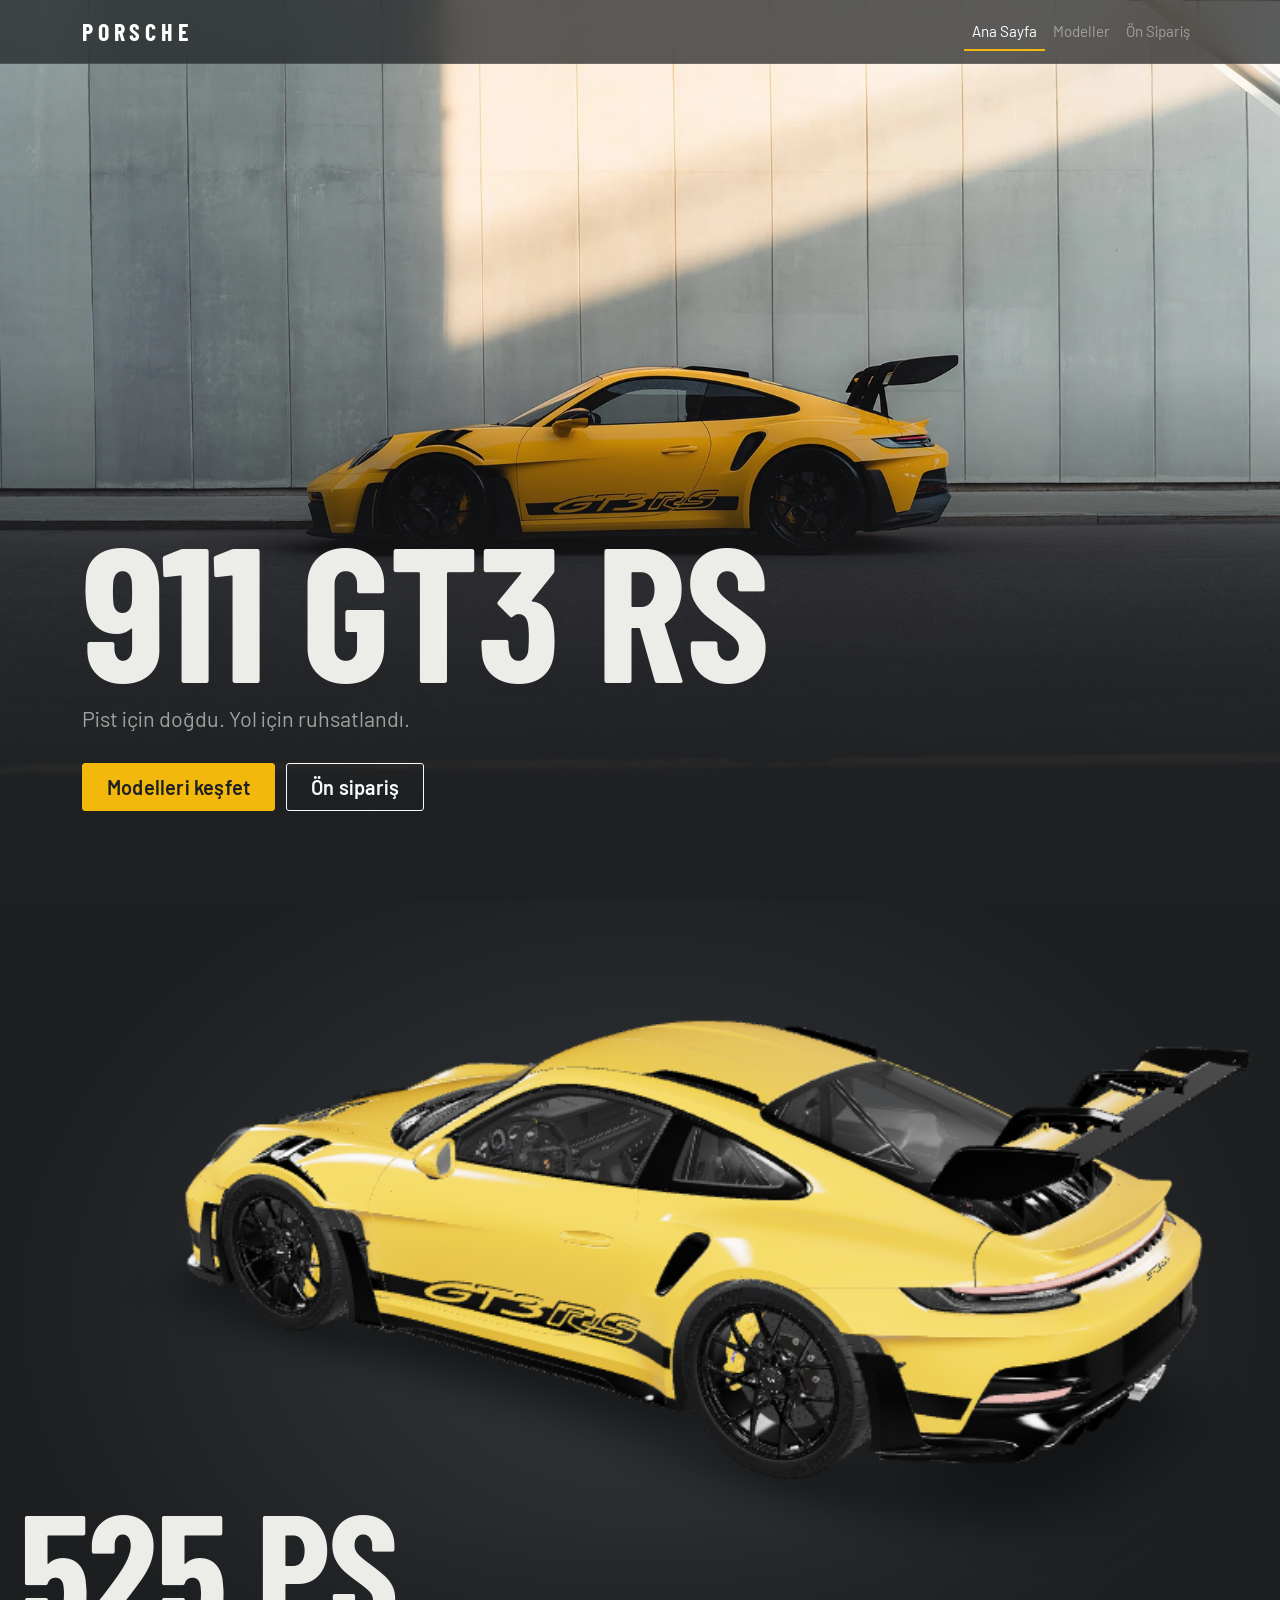
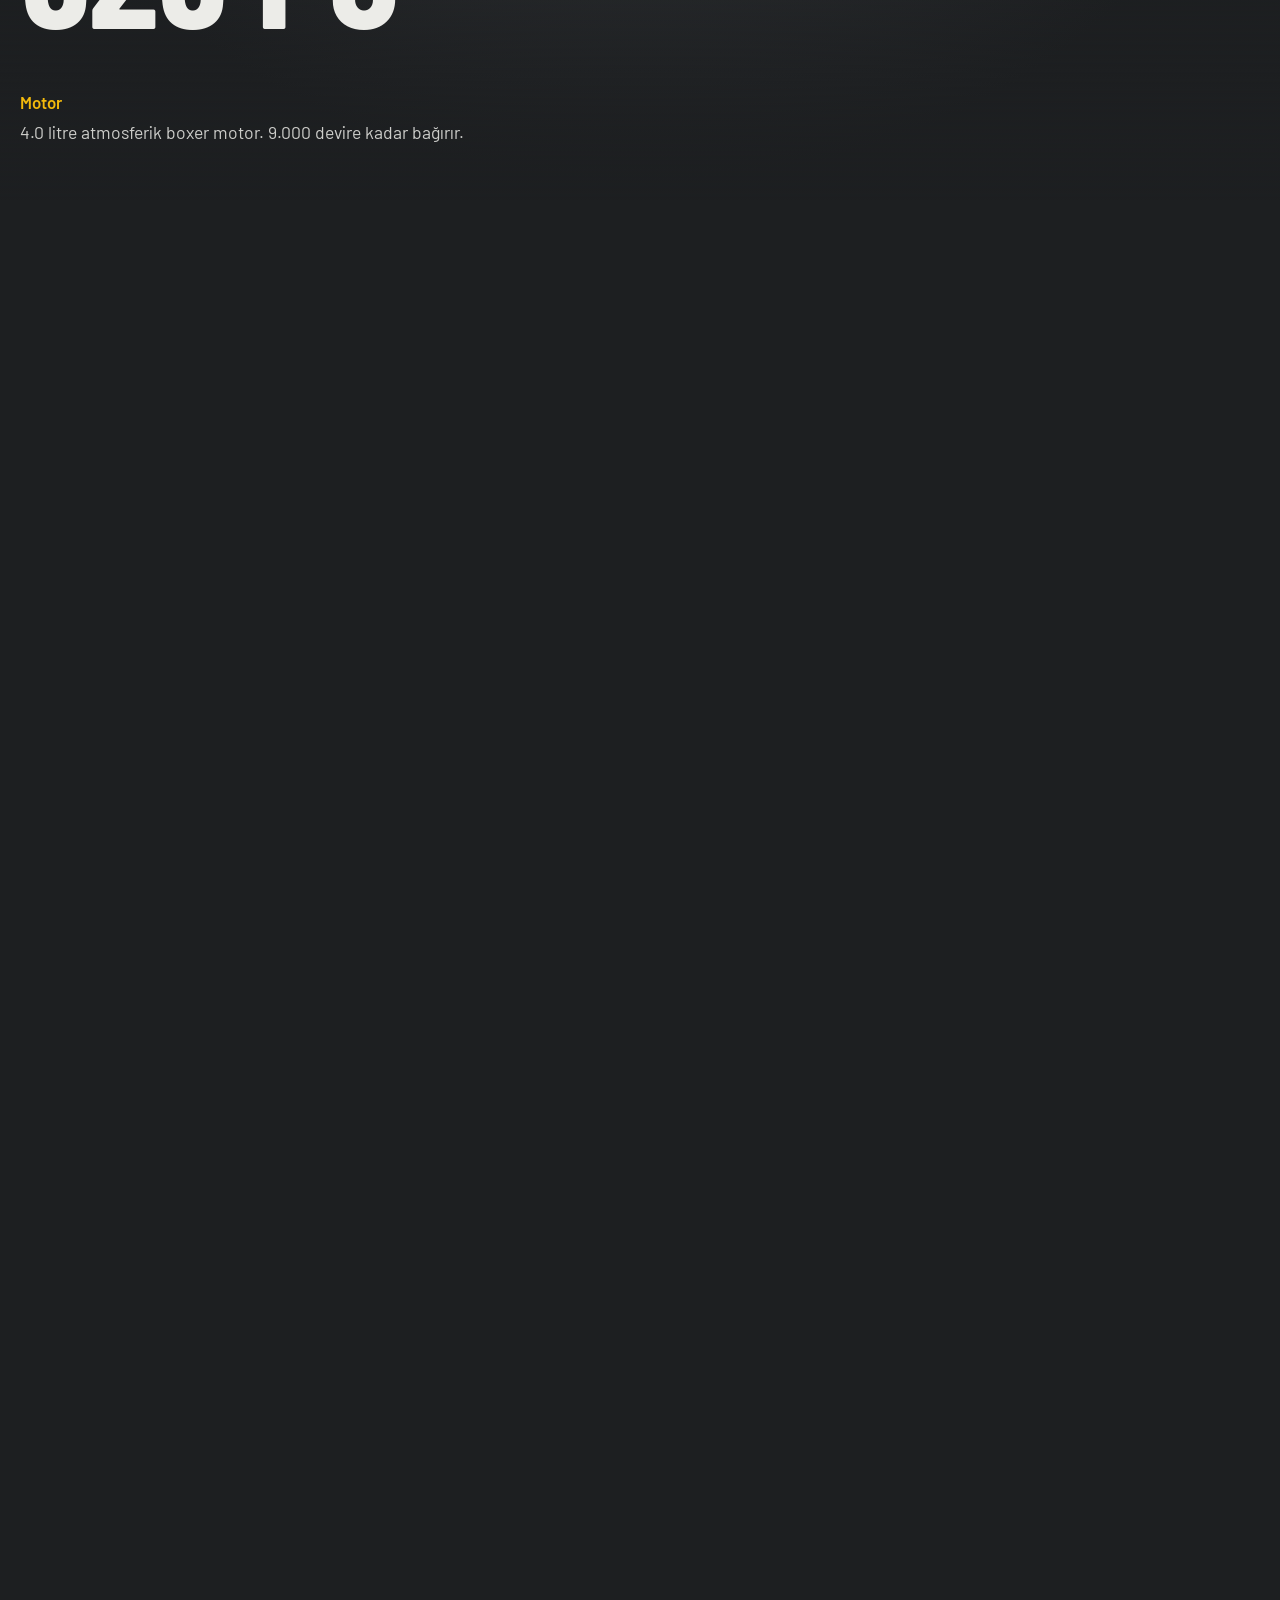
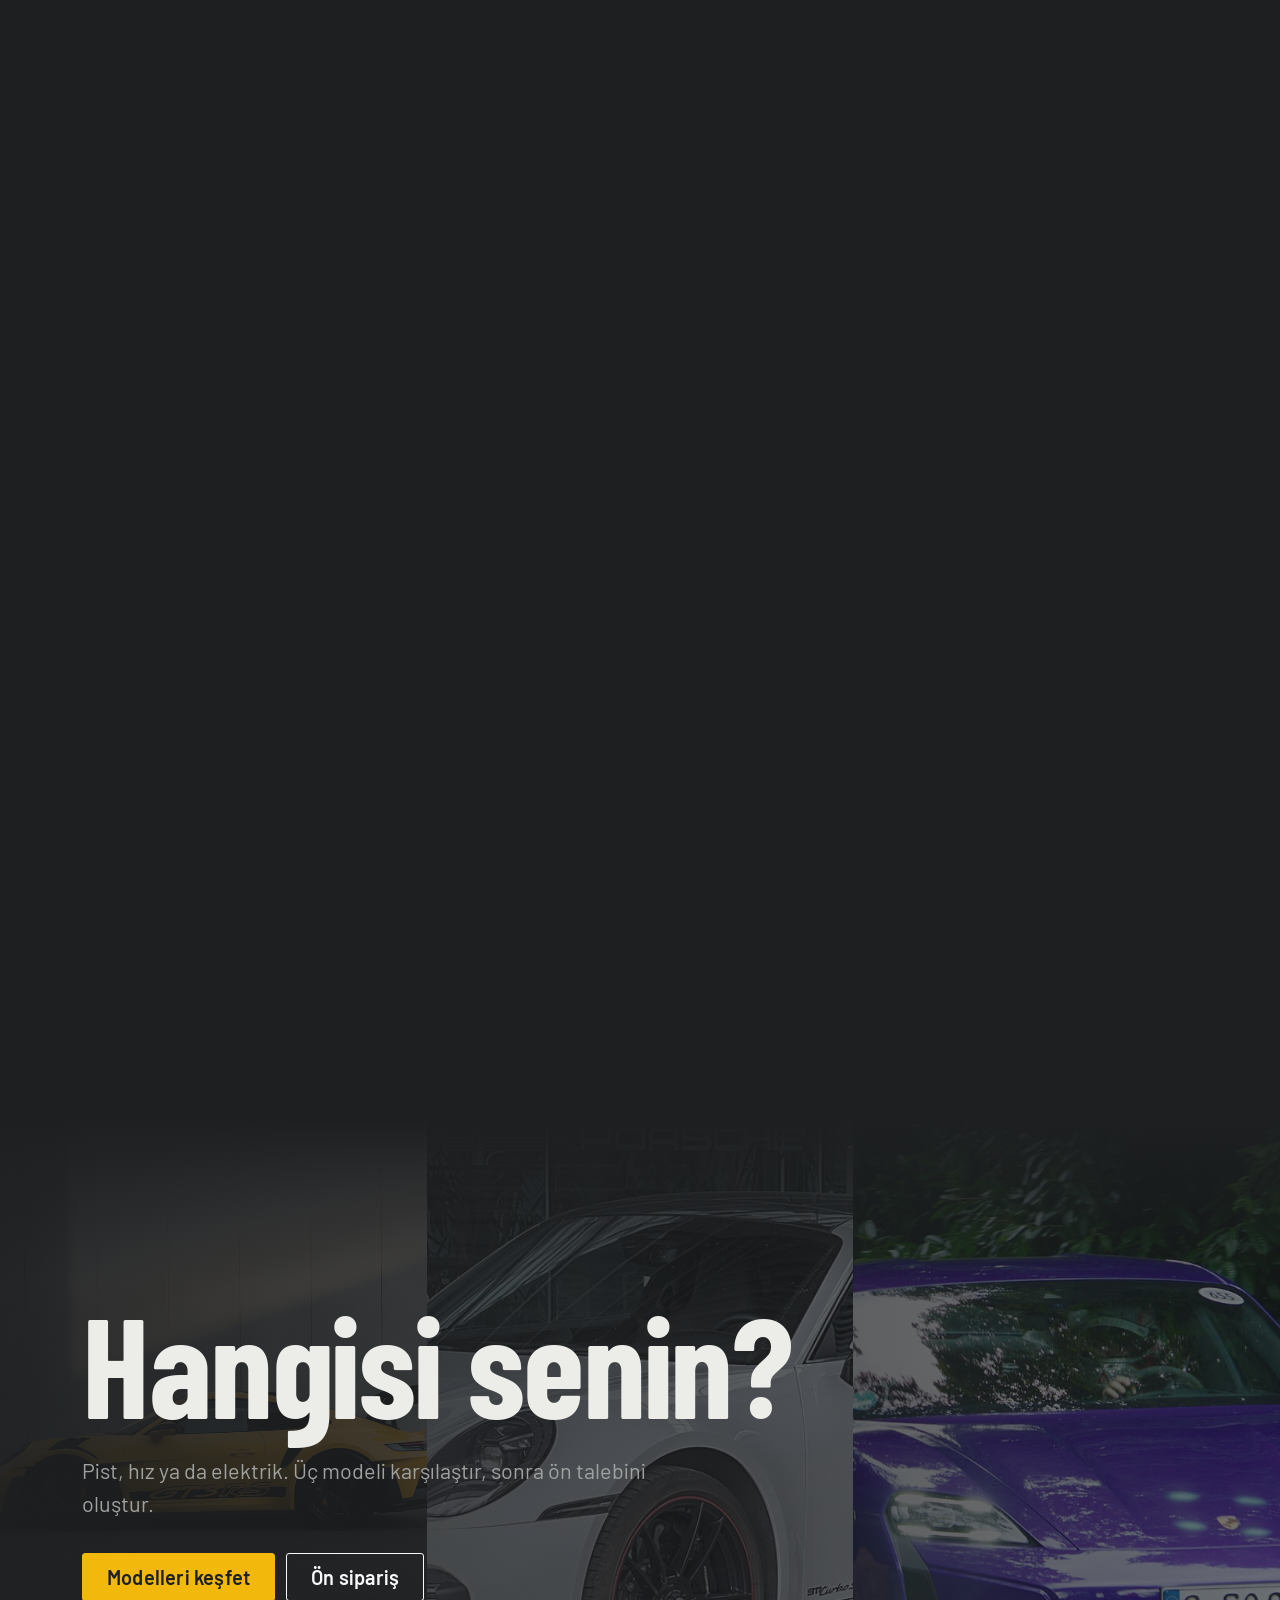
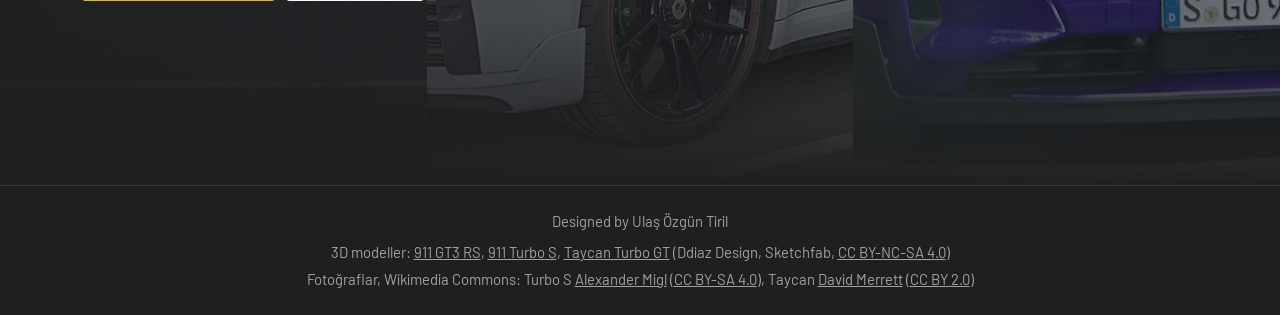
<file: index.html>
<!DOCTYPE html>
<html lang="tr">
<head>
  <meta charset="UTF-8">
  <meta name="viewport" content="width=device-width, initial-scale=1">
  <title>Porsche Süper Spor | Ana Sayfa</title>
  <meta name="description" content="Porsche 911 GT3 RS, 911 Turbo S ve Taycan Turbo GT: hayran projesi.">

  <meta name="theme-color" content="#1d1f21">
  <link rel="icon" href="images/favicon.svg" type="image/svg+xml">

  <link href="https://cdn.jsdelivr.net/npm/bootstrap@5.3.3/dist/css/bootstrap.min.css" rel="stylesheet">
  <link href="https://fonts.googleapis.com/css2?family=Barlow:wght@400;500;600&family=Barlow+Condensed:wght@600;700&display=swap" rel="stylesheet">
  <!-- 3D model sayfa açılır açılmaz inmeye başlasın -->
  <link rel="preload" href="models/gt3rs.glb" as="fetch" type="model/gltf-binary" crossorigin>
  <link href="css/style.css" rel="stylesheet">
</head>
<body>
  <a class="skip-link" href="#icerik">İçeriğe geç</a>

  <nav class="navbar navbar-expand-lg navbar-dark fixed-top site-nav">
    <div class="container">
      <a class="navbar-brand fw-bold" href="index.html">PORSCHE</a>

      <button class="navbar-toggler" type="button" data-bs-toggle="collapse"
              data-bs-target="#mainNav" aria-controls="mainNav"
              aria-expanded="false" aria-label="Menüyü aç">
        <span class="navbar-toggler-icon"></span>
      </button>

      <div class="collapse navbar-collapse" id="mainNav">
        <ul class="navbar-nav ms-auto">
          <li class="nav-item"><a class="nav-link active" href="index.html">Ana Sayfa</a></li>
          <li class="nav-item"><a class="nav-link" href="models.html">Modeller</a></li>
          <li class="nav-item"><a class="nav-link" href="preorder.html">Ön Sipariş</a></li>
        </ul>
      </div>
    </div>
  </nav>

  <main id="icerik">
  <header class="hero d-flex align-items-end">
    <div class="container">
      <h1 class="hero-title">911 GT3 RS</h1>
      <p class="hero-sub">Pist için doğdu. Yol için ruhsatlandı.</p>
      <a href="models.html" class="btn btn-accent btn-lg rounded-pill px-4 me-2 mb-2">Modelleri keşfet</a>
      <a href="preorder.html" class="btn btn-outline-light btn-lg rounded-pill px-4 mb-2">Ön sipariş</a>
    </div>
  </header>

  <!-- Kaydırdıkça araba dönüyor, bilgi kartları sırayla çıkıyor -->
  <section class="showcase" id="showcase" aria-label="911 GT3 RS 3D tanıtım">
    <div class="showcase-sticky">
      <model-viewer class="showcase-viewer" id="car-viewer" src="models/gt3rs.glb"
                    alt="Porsche 911 GT3 RS 3D model"
                    environment-image="neutral" exposure="1.15"
                    shadow-intensity="1.2" shadow-softness="0.9"
                    field-of-view="30deg" camera-orbit="3.14rad 1.2rad 80m"
                    min-camera-orbit="auto 3deg 2m" max-camera-orbit="auto 177deg 400m"
                    min-field-of-view="10deg" max-field-of-view="45deg"
                    interaction-prompt="none" disable-zoom disable-pan
                    loading="eager" reveal="auto"></model-viewer>
      <div class="showcase-poster" aria-hidden="true"></div>
      <div class="showcase-loader" id="car-loader">
        <p class="loader-text" id="car-loader-text">3D model yükleniyor...</p>
        <span class="loader-bar"><span id="car-loader-bar"></span></span>
        <p class="loader-hint">İlk açılışta birkaç saniye sürebilir.</p>
      </div>
      <p class="showcase-note" id="car-note" hidden>Tarayıcın 3D göstermiyor, bu yüzden fotoğraf gösteriliyor.</p>
      <button type="button" class="showcase-retry" id="car-retry" hidden>3D modeli yeniden dene</button>

      <article class="panel" data-start="0.02" data-end="0.32">
        <h2 class="panel-title">525 PS</h2>
        <div class="panel-meta">
          <p class="panel-kicker">Motor</p>
          <p class="panel-text">4.0 litre atmosferik boxer motor. 9.000 devire kadar bağırır.</p>
        </div>
      </article>

      <article class="panel" data-start="0.36" data-end="0.66">
        <h2 class="panel-title">860 kg</h2>
        <div class="panel-meta">
          <p class="panel-kicker">Aerodinamik</p>
          <p class="panel-text">285 km/s hızda yarattığı yere basma kuvveti. Kanat da aktif çalışır.</p>
        </div>
      </article>

      <article class="panel" data-start="0.70" data-end="0.99">
        <h2 class="panel-title">3,2 sn</h2>
        <div class="panel-meta">
          <p class="panel-kicker">Performans</p>
          <p class="panel-text">0'dan 100 km/s'ye. Azami hız 296 km/s.</p>
        </div>
      </article>
    </div>
  </section>

  <section class="closing">
    <div class="closing-bg" aria-hidden="true">
      <img src="images/hero.webp" alt="" loading="lazy">
      <img src="images/turbo-s.jpg" alt="" loading="lazy">
      <img src="images/taycan.jpg" alt="" loading="lazy">
    </div>
    <div class="container">
      <h2 class="closing-title">Hangisi senin?</h2>
      <p class="hero-sub">Pist, hız ya da elektrik. Üç modeli karşılaştır, sonra ön talebini oluştur.</p>
      <a href="models.html" class="btn btn-accent btn-lg rounded-pill px-4 me-2 mb-2">Modelleri keşfet</a>
      <a href="preorder.html" class="btn btn-outline-light btn-lg rounded-pill px-4 mb-2">Ön sipariş</a>
    </div>
  </section>
  </main>

  <footer class="py-4 text-center small text-secondary">
    <div class="container">
      <p class="mb-2">Designed by Ulaş Özgün Tiril</p>
      <p class="mb-1">
        3D modeller:
        <a href="https://sketchfab.com/3d-models/2023-porsche-911-gt3-rs-27-carrera-tribute-992-f17a982d5d8a4d97baef4b00b51a4e9a" target="_blank" rel="noopener">911 GT3 RS</a>,
        <a href="https://sketchfab.com/3d-models/2021-porsche-911-turbo-s-992-b6756fc06654405a839bf14e931e4c83" target="_blank" rel="noopener">911 Turbo S</a>,
        <a href="https://sketchfab.com/3d-models/2025-porsche-taycan-turbo-gt-weissach-package-4e1abafe7cf5413587a421377624ba08" target="_blank" rel="noopener">Taycan Turbo GT</a>
        (Ddiaz Design, Sketchfab,
        <a href="https://creativecommons.org/licenses/by-nc-sa/4.0/" target="_blank" rel="noopener">CC BY-NC-SA 4.0</a>)
      </p>
      <p class="mb-0">
        Fotoğraflar, Wikimedia Commons: Turbo S
        <a href="https://commons.wikimedia.org/wiki/File:Porsche_992_Turbo_S_1X7A0411.jpg" target="_blank" rel="noopener">Alexander Migl</a>
        (<a href="https://creativecommons.org/licenses/by-sa/4.0/" target="_blank" rel="noopener">CC BY-SA 4.0</a>), Taycan
        <a href="https://commons.wikimedia.org/wiki/File:Porsche_Taycan_Turbo_GT_(53877763941).jpg" target="_blank" rel="noopener">David Merrett</a>
        (<a href="https://creativecommons.org/licenses/by/2.0/" target="_blank" rel="noopener">CC BY 2.0</a>)
      </p>
    </div>
  </footer>

  <script src="https://cdn.jsdelivr.net/npm/bootstrap@5.3.3/dist/js/bootstrap.bundle.min.js"></script>
  <script type="module" src="js/vendor/model-viewer.min.js"></script>
  <script src="js/showcase.js"></script>
</body>
</html>
</file>
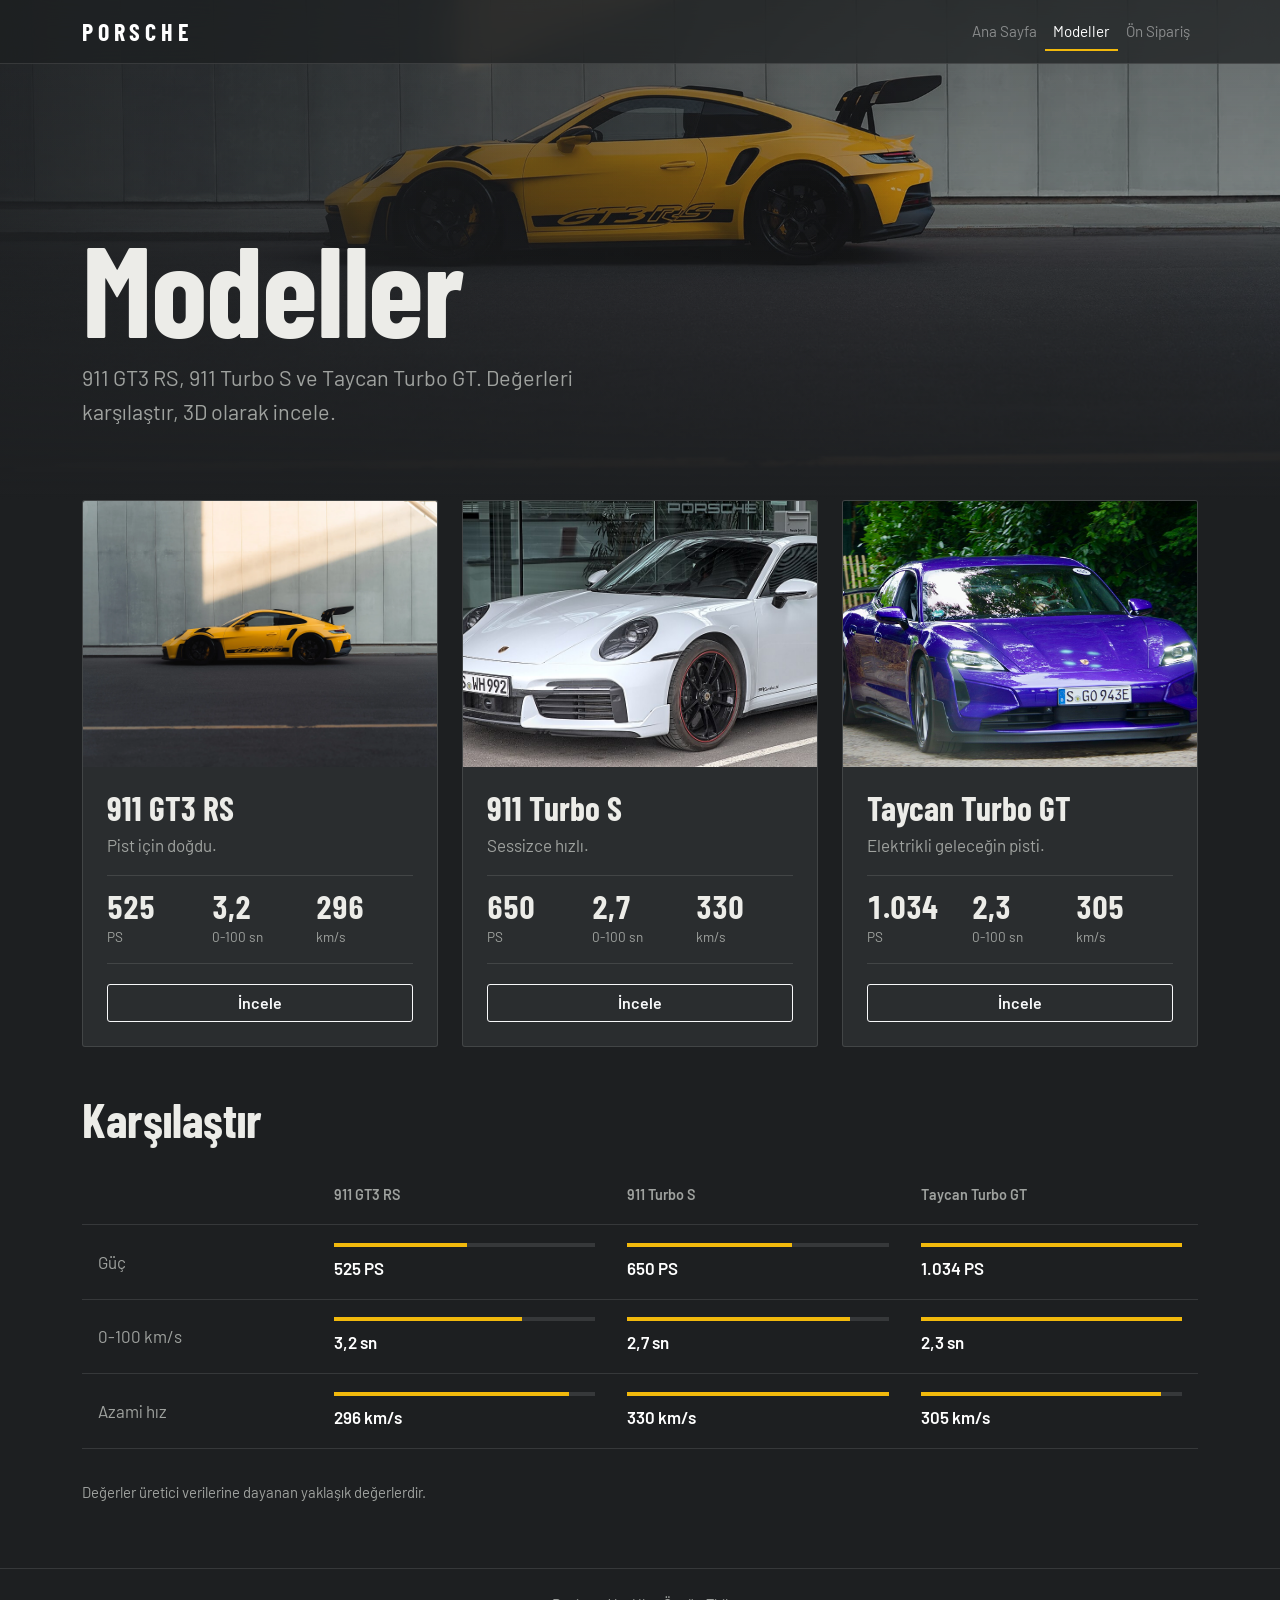
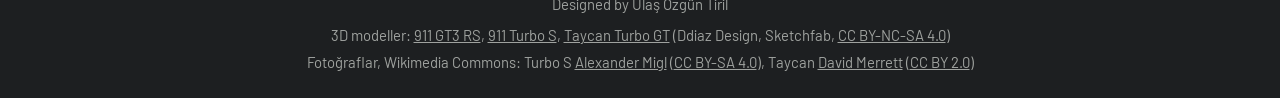
<file: models.html>
<!DOCTYPE html>
<html lang="tr">
<head>
  <meta charset="UTF-8">
  <meta name="viewport" content="width=device-width, initial-scale=1">
  <title>Porsche Süper Spor | Modeller</title>
  <meta name="description" content="911 GT3 RS, 911 Turbo S ve Taycan Turbo GT: performans, teknik özellikler ve karşılaştırma.">

  <meta name="theme-color" content="#1d1f21">
  <link rel="icon" href="images/favicon.svg" type="image/svg+xml">

  <link href="https://cdn.jsdelivr.net/npm/bootstrap@5.3.3/dist/css/bootstrap.min.css" rel="stylesheet">
  <link href="https://fonts.googleapis.com/css2?family=Barlow:wght@400;500;600&family=Barlow+Condensed:wght@600;700&display=swap" rel="stylesheet">
  <link href="css/style.css" rel="stylesheet">
</head>
<body>
  <a class="skip-link" href="#icerik">İçeriğe geç</a>

  <nav class="navbar navbar-expand-lg navbar-dark fixed-top site-nav">
    <div class="container">
      <a class="navbar-brand fw-bold" href="index.html">PORSCHE</a>

      <button class="navbar-toggler" type="button" data-bs-toggle="collapse"
              data-bs-target="#mainNav" aria-controls="mainNav"
              aria-expanded="false" aria-label="Menüyü aç">
        <span class="navbar-toggler-icon"></span>
      </button>

      <div class="collapse navbar-collapse" id="mainNav">
        <ul class="navbar-nav ms-auto">
          <li class="nav-item"><a class="nav-link" href="index.html">Ana Sayfa</a></li>
          <li class="nav-item"><a class="nav-link active" href="models.html">Modeller</a></li>
          <li class="nav-item"><a class="nav-link" href="preorder.html">Ön Sipariş</a></li>
        </ul>
      </div>
    </div>
  </nav>

  <main id="icerik">
    <header class="page-banner page-banner--models">
      <div class="page-head container">
        <h1 class="page-title">Modeller</h1>
        <p class="hero-sub">911 GT3 RS, 911 Turbo S ve Taycan Turbo GT. Değerleri karşılaştır, 3D olarak incele.</p>
      </div>
    </header>

    <section class="container pb-5">
      <div class="row g-4" id="car-grid"></div>
    </section>

    <section class="container compare pb-5" aria-labelledby="compare-title">
      <h2 class="section-title" id="compare-title">Karşılaştır</h2>
      <div class="table-responsive">
        <table class="table table-dark align-middle compare-table">
          <thead>
            <tr>
              <th scope="col"></th>
              <th scope="col">911 GT3 RS</th>
              <th scope="col">911 Turbo S</th>
              <th scope="col">Taycan Turbo GT</th>
            </tr>
          </thead>
          <tbody id="compare-body"></tbody>
        </table>
      </div>
      <p class="small text-secondary mt-3">Değerler üretici verilerine dayanan yaklaşık değerlerdir.</p>
    </section>
  </main>

  <!-- "İncele" penceresi -->
  <div class="modal fade" id="carModal" tabindex="-1" aria-labelledby="carModalTitle" aria-hidden="true">
    <div class="modal-dialog modal-xl modal-dialog-centered modal-fullscreen-lg-down">
      <div class="modal-content car-modal">
        <div class="modal-header border-0">
          <h2 class="modal-title h4" id="carModalTitle"></h2>
          <button type="button" class="btn-close btn-close-white" data-bs-dismiss="modal" aria-label="Kapat"></button>
        </div>
        <div class="modal-body pt-0">
          <div class="row g-4">
            <div class="col-lg-7">
              <div class="viewer-box" id="carViewer"></div>
            </div>
            <div class="col-lg-5">
              <p class="text-secondary" id="carBlurb"></p>
              <dl class="spec-list" id="carSpecs"></dl>
              <a class="btn btn-accent btn-lg rounded-pill px-4" id="carOrder" href="preorder.html">Ön sipariş ver</a>
            </div>
          </div>
        </div>
      </div>
    </div>
  </div>

  <footer class="py-4 text-center small text-secondary">
    <div class="container">
      <p class="mb-2">Designed by Ulaş Özgün Tiril</p>
      <p class="mb-1">
        3D modeller:
        <a href="https://sketchfab.com/3d-models/2023-porsche-911-gt3-rs-27-carrera-tribute-992-f17a982d5d8a4d97baef4b00b51a4e9a" target="_blank" rel="noopener">911 GT3 RS</a>,
        <a href="https://sketchfab.com/3d-models/2021-porsche-911-turbo-s-992-b6756fc06654405a839bf14e931e4c83" target="_blank" rel="noopener">911 Turbo S</a>,
        <a href="https://sketchfab.com/3d-models/2025-porsche-taycan-turbo-gt-weissach-package-4e1abafe7cf5413587a421377624ba08" target="_blank" rel="noopener">Taycan Turbo GT</a>
        (Ddiaz Design, Sketchfab,
        <a href="https://creativecommons.org/licenses/by-nc-sa/4.0/" target="_blank" rel="noopener">CC BY-NC-SA 4.0</a>)
      </p>
      <p class="mb-0">
        Fotoğraflar, Wikimedia Commons: Turbo S
        <a href="https://commons.wikimedia.org/wiki/File:Porsche_992_Turbo_S_1X7A0411.jpg" target="_blank" rel="noopener">Alexander Migl</a>
        (<a href="https://creativecommons.org/licenses/by-sa/4.0/" target="_blank" rel="noopener">CC BY-SA 4.0</a>), Taycan
        <a href="https://commons.wikimedia.org/wiki/File:Porsche_Taycan_Turbo_GT_(53877763941).jpg" target="_blank" rel="noopener">David Merrett</a>
        (<a href="https://creativecommons.org/licenses/by/2.0/" target="_blank" rel="noopener">CC BY 2.0</a>)
      </p>
    </div>
  </footer>

  <script src="https://cdn.jsdelivr.net/npm/bootstrap@5.3.3/dist/js/bootstrap.bundle.min.js"></script>
  <script type="module" src="js/vendor/model-viewer.min.js"></script>
  <script src="js/cars.js"></script>
  <script src="js/models.js"></script>
</body>
</html>
</file>
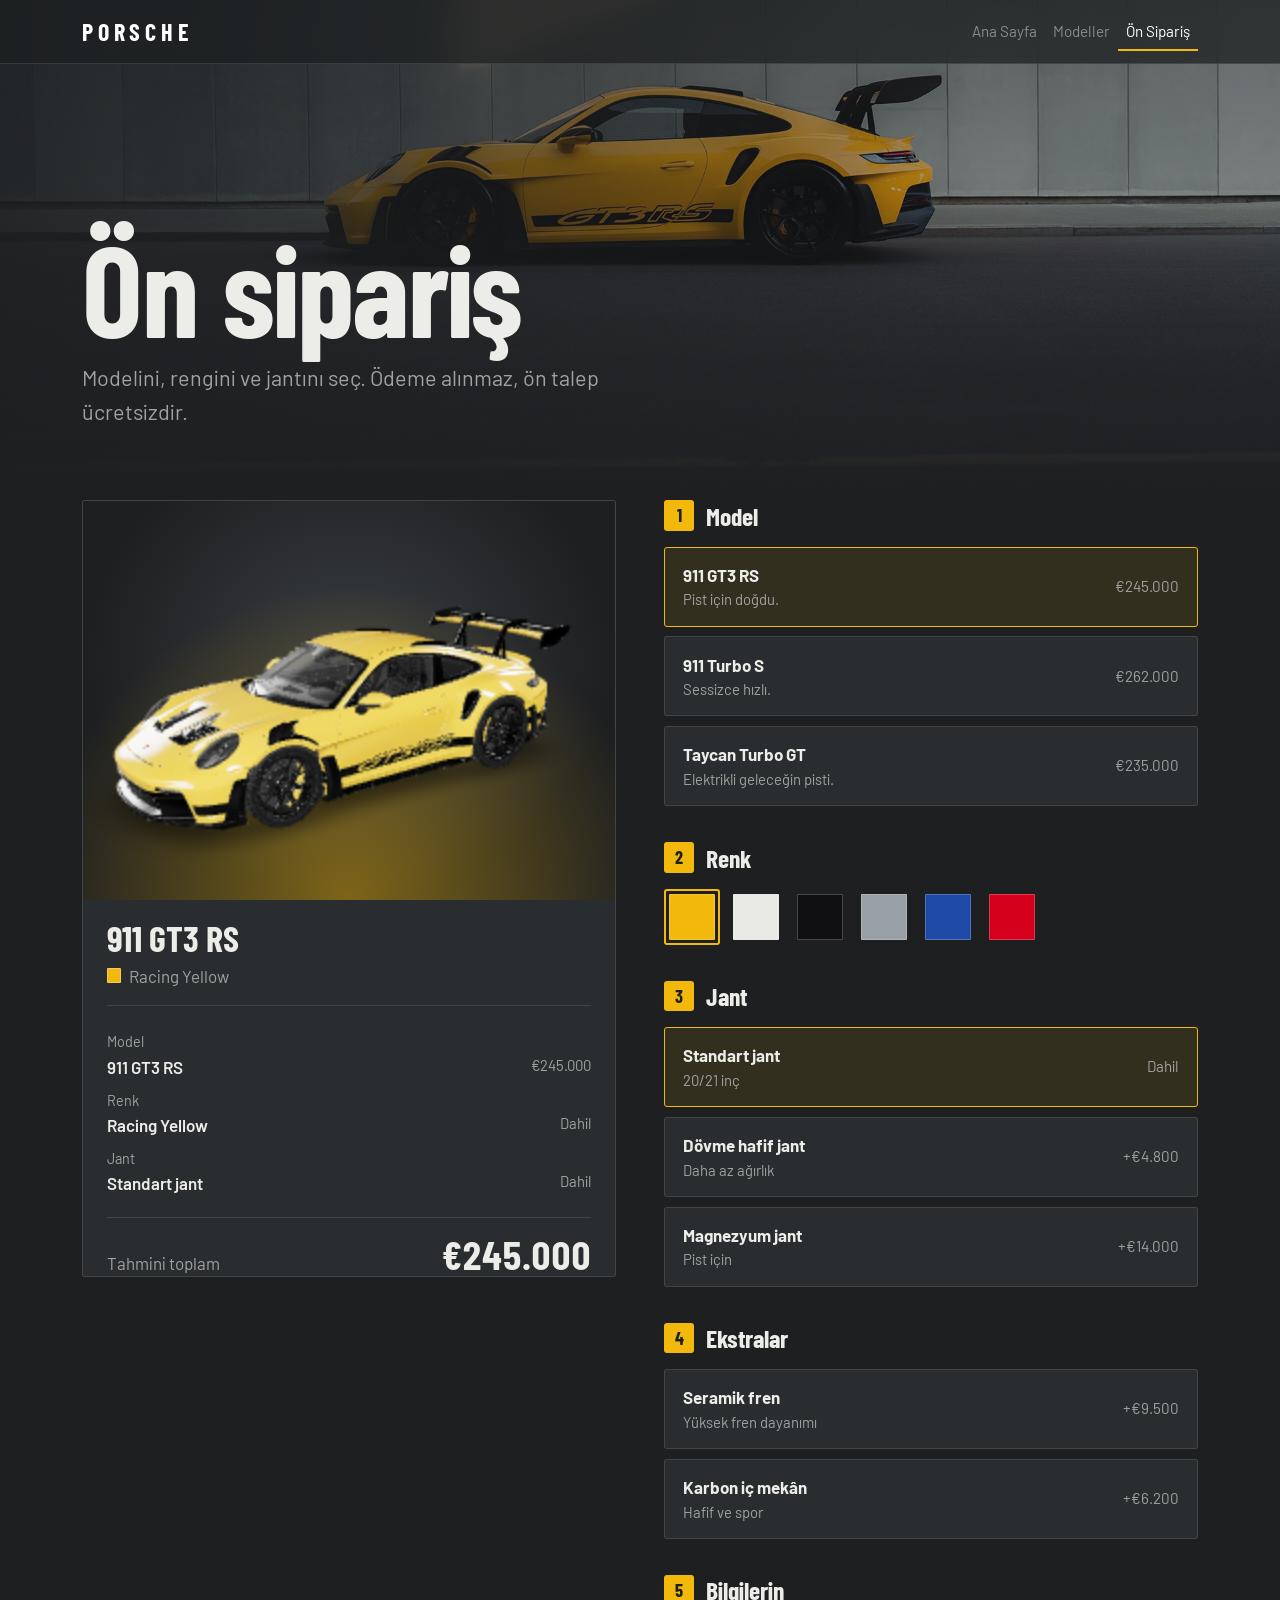
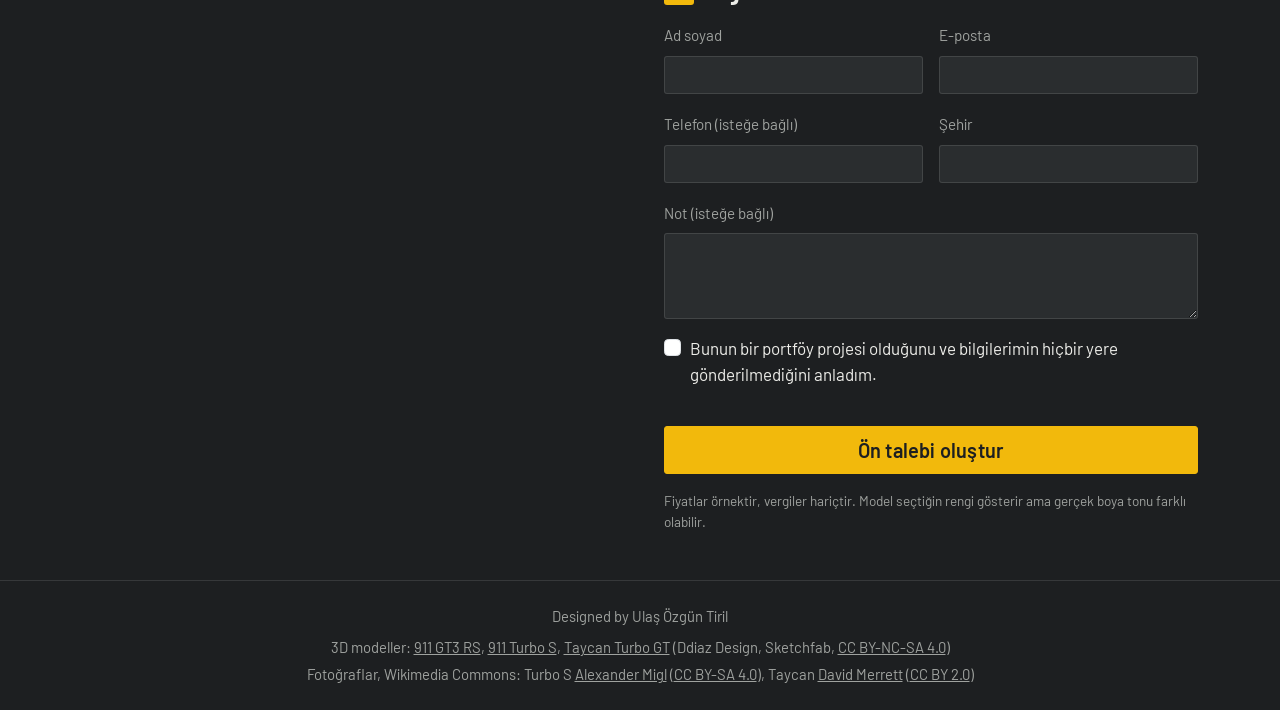
<file: preorder.html>
<!DOCTYPE html>
<html lang="tr">
<head>
  <meta charset="UTF-8">
  <meta name="viewport" content="width=device-width, initial-scale=1">
  <title>Porsche Süper Spor | Ön Sipariş</title>
  <meta name="description" content="Modelini, rengini ve jantını seç; tahmini fiyatı gör ve ön talebini oluştur.">

  <meta name="theme-color" content="#1d1f21">
  <link rel="icon" href="images/favicon.svg" type="image/svg+xml">

  <link href="https://cdn.jsdelivr.net/npm/bootstrap@5.3.3/dist/css/bootstrap.min.css" rel="stylesheet">
  <link href="https://fonts.googleapis.com/css2?family=Barlow:wght@400;500;600&family=Barlow+Condensed:wght@600;700&display=swap" rel="stylesheet">
  <link href="css/style.css" rel="stylesheet">
</head>
<body>
  <a class="skip-link" href="#icerik">İçeriğe geç</a>

  <nav class="navbar navbar-expand-lg navbar-dark fixed-top site-nav">
    <div class="container">
      <a class="navbar-brand fw-bold" href="index.html">PORSCHE</a>

      <button class="navbar-toggler" type="button" data-bs-toggle="collapse"
              data-bs-target="#mainNav" aria-controls="mainNav"
              aria-expanded="false" aria-label="Menüyü aç">
        <span class="navbar-toggler-icon"></span>
      </button>

      <div class="collapse navbar-collapse" id="mainNav">
        <ul class="navbar-nav ms-auto">
          <li class="nav-item"><a class="nav-link" href="index.html">Ana Sayfa</a></li>
          <li class="nav-item"><a class="nav-link" href="models.html">Modeller</a></li>
          <li class="nav-item"><a class="nav-link active" href="preorder.html">Ön Sipariş</a></li>
        </ul>
      </div>
    </div>
  </nav>

  <main id="icerik">
    <header class="page-banner page-banner--preorder">
      <div class="page-head container">
        <h1 class="page-title">Ön sipariş</h1>
        <p class="hero-sub">Modelini, rengini ve jantını seç. Ödeme alınmaz, ön talep ücretsizdir.</p>
      </div>
    </header>

    <div class="container pb-5">
      <div class="row g-4 g-xl-5">

        <div class="col-lg-6 po-preview-col">
          <aside class="po-preview" aria-live="polite">
            <div class="po-media" id="po-media">
              <img id="po-img" src="" alt="">
            </div>
            <div class="po-head">
              <h2 class="po-model" id="po-model"></h2>
              <p class="po-colorline"><span class="po-dot" id="po-dot"></span><span id="po-colorname"></span></p>
            </div>
            <dl class="po-lines" id="po-lines"></dl>
            <div class="po-total">
              <span>Tahmini toplam</span>
              <strong id="po-total"></strong>
            </div>
          </aside>
        </div>

        <div class="col-lg-6">
          <form id="po-form" class="po-form needs-validation" novalidate>

            <fieldset class="po-step">
              <legend><span>1</span> Model</legend>
              <div class="po-options" id="opt-model"></div>
            </fieldset>

            <fieldset class="po-step">
              <legend><span>2</span> Renk</legend>
              <div class="po-swatches" id="opt-color"></div>
            </fieldset>

            <fieldset class="po-step">
              <legend><span>3</span> Jant</legend>
              <div class="po-options" id="opt-wheels"></div>
            </fieldset>

            <fieldset class="po-step">
              <legend><span>4</span> Ekstralar</legend>
              <div class="po-options" id="opt-extras"></div>
            </fieldset>

            <fieldset class="po-step">
              <legend><span>5</span> Bilgilerin</legend>
              <div class="row g-3">
                <div class="col-sm-6">
                  <label class="form-label" for="f-name">Ad soyad</label>
                  <input class="form-control" id="f-name" name="name" type="text" required minlength="3" autocomplete="name">
                  <div class="invalid-feedback">Ad ve soyadını yaz.</div>
                </div>
                <div class="col-sm-6">
                  <label class="form-label" for="f-email">E-posta</label>
                  <input class="form-control" id="f-email" name="email" type="email" required autocomplete="email">
                  <div class="invalid-feedback">Geçerli bir e-posta adresi yaz.</div>
                </div>
                <div class="col-sm-6">
                  <label class="form-label" for="f-phone">Telefon <span class="text-secondary">(isteğe bağlı)</span></label>
                  <input class="form-control" id="f-phone" name="phone" type="tel" pattern="[0-9+()\s\-]{7,20}" autocomplete="tel">
                  <div class="invalid-feedback">Telefon numarası geçersiz görünüyor.</div>
                </div>
                <div class="col-sm-6">
                  <label class="form-label" for="f-city">Şehir</label>
                  <input class="form-control" id="f-city" name="city" type="text" required autocomplete="address-level2">
                  <div class="invalid-feedback">Şehrini yaz.</div>
                </div>
                <div class="col-12">
                  <label class="form-label" for="f-note">Not <span class="text-secondary">(isteğe bağlı)</span></label>
                  <textarea class="form-control" id="f-note" name="note" rows="3" maxlength="300"></textarea>
                </div>
                <div class="col-12">
                  <div class="form-check">
                    <input class="form-check-input" type="checkbox" id="f-consent" required>
                    <label class="form-check-label" for="f-consent">
                      Bunun bir portföy projesi olduğunu ve bilgilerimin hiçbir yere gönderilmediğini anladım.
                    </label>
                    <div class="invalid-feedback">Devam etmek için onaylamalısın.</div>
                  </div>
                </div>
              </div>
            </fieldset>

            <button type="submit" class="btn btn-accent btn-lg rounded-pill px-5 w-100">Ön talebi oluştur</button>
            <p class="po-note">Fiyatlar örnektir, vergiler hariçtir. Model seçtiğin rengi gösterir ama gerçek boya tonu farklı olabilir.</p>
          </form>
        </div>
      </div>
    </div>
  </main>

  <!-- Form gönderildikten sonra çıkan özet -->
  <div class="modal fade" id="doneModal" tabindex="-1" aria-labelledby="doneTitle" aria-hidden="true">
    <div class="modal-dialog modal-dialog-centered">
      <div class="modal-content car-modal">
        <div class="modal-header border-0">
          <h2 class="modal-title h4" id="doneTitle">Ön talebin hazır</h2>
          <button type="button" class="btn-close btn-close-white" data-bs-dismiss="modal" aria-label="Kapat"></button>
        </div>
        <div class="modal-body pt-0">
          <p class="text-secondary">Referans numaran: <strong class="text-light" id="done-ref"></strong></p>
          <dl class="spec-list" id="done-lines"></dl>
          <p class="small text-secondary mb-0">Bu bir portföy projesidir. Bilgilerin hiçbir yere gönderilmedi ve kaydedilmedi.</p>
        </div>
        <div class="modal-footer border-0">
          <a class="btn btn-outline-light rounded-pill" href="models.html">Modellere dön</a>
          <button type="button" class="btn btn-accent rounded-pill px-4" data-bs-dismiss="modal">Tamam</button>
        </div>
      </div>
    </div>
  </div>

  <footer class="py-4 text-center small text-secondary">
    <div class="container">
      <p class="mb-2">Designed by Ulaş Özgün Tiril</p>
      <p class="mb-1">
        3D modeller:
        <a href="https://sketchfab.com/3d-models/2023-porsche-911-gt3-rs-27-carrera-tribute-992-f17a982d5d8a4d97baef4b00b51a4e9a" target="_blank" rel="noopener">911 GT3 RS</a>,
        <a href="https://sketchfab.com/3d-models/2021-porsche-911-turbo-s-992-b6756fc06654405a839bf14e931e4c83" target="_blank" rel="noopener">911 Turbo S</a>,
        <a href="https://sketchfab.com/3d-models/2025-porsche-taycan-turbo-gt-weissach-package-4e1abafe7cf5413587a421377624ba08" target="_blank" rel="noopener">Taycan Turbo GT</a>
        (Ddiaz Design, Sketchfab,
        <a href="https://creativecommons.org/licenses/by-nc-sa/4.0/" target="_blank" rel="noopener">CC BY-NC-SA 4.0</a>)
      </p>
      <p class="mb-0">
        Fotoğraflar, Wikimedia Commons: Turbo S
        <a href="https://commons.wikimedia.org/wiki/File:Porsche_992_Turbo_S_1X7A0411.jpg" target="_blank" rel="noopener">Alexander Migl</a>
        (<a href="https://creativecommons.org/licenses/by-sa/4.0/" target="_blank" rel="noopener">CC BY-SA 4.0</a>), Taycan
        <a href="https://commons.wikimedia.org/wiki/File:Porsche_Taycan_Turbo_GT_(53877763941).jpg" target="_blank" rel="noopener">David Merrett</a>
        (<a href="https://creativecommons.org/licenses/by/2.0/" target="_blank" rel="noopener">CC BY 2.0</a>)
      </p>
    </div>
  </footer>

  <script src="https://cdn.jsdelivr.net/npm/bootstrap@5.3.3/dist/js/bootstrap.bundle.min.js"></script>
  <script type="module" src="js/vendor/model-viewer.min.js"></script>
  <script src="js/cars.js"></script>
  <script src="js/preorder.js"></script>
</body>
</html>
</file>
<file: css/style.css>
/* Renkler hero fotoğrafından: asfalt, beton duvar, sarı araba */
:root {
  --bg: #1d1f21;        /* asfalt */
  --slab: #2a2d2f;      /* kart ve panel yüzeyi */
  --text: #ecece8;      /* beton beyazı */
  --muted: #9fa29f;
  --accent: #f2b90c;    /* GT3 RS sarısı. Sadece ana buton ve seçili öğelerde */
  --line: rgba(236, 236, 232, 0.12);
  --radius: 3px;
  --font-display: 'Barlow Condensed', 'Arial Narrow', sans-serif;
}

/* genel */
html { scroll-behavior: smooth; }

body {
  background: var(--bg);
  color: var(--text);
  font-family: 'Barlow', system-ui, sans-serif;
  font-size: 1.0625rem;
  line-height: 1.55;
  -webkit-font-smoothing: antialiased;
}

:focus-visible { outline: 2px solid var(--accent); outline-offset: 3px; }

.text-secondary { color: var(--muted) !important; }
footer, footer a { color: var(--muted) !important; }
footer { border-top: 1px solid var(--line); }

/* bootstrap'in yuvarlak butonlarını köşeli yapıyoruz */
.btn { font-weight: 600; letter-spacing: 0.01em; }
.btn.rounded-pill { border-radius: var(--radius) !important; }
.btn-accent { background: var(--accent); border-color: var(--accent); color: var(--bg); }
.btn-accent:hover, .btn-accent:focus { background: #f7c93a; border-color: #f7c93a; color: var(--bg); }

.section-title,
.page-title,
.hero-title,
.closing-title,
.car-name,
.po-model,
.modal-title,
.panel-title {
  font-family: var(--font-display);
  font-weight: 700;
}

/* üst menü */
.site-nav {
  background: rgba(29, 31, 33, 0.72);
  backdrop-filter: blur(20px);
  -webkit-backdrop-filter: blur(20px);
  border-bottom: 1px solid var(--line);
}
.site-nav .navbar-brand {
  font-family: var(--font-display);
  font-weight: 700;
  font-size: 1.5rem;
  letter-spacing: 0.2em;
}
.site-nav .nav-link { font-size: 0.95rem; opacity: 0.8; }
.site-nav .nav-link:hover,
.site-nav .nav-link.active { opacity: 1; }
.site-nav .nav-link.active { box-shadow: inset 0 -2px 0 var(--accent); }

/* hero */
.hero {
  min-height: 100vh;
  padding: 96px 0 9vh;                /* üst menünün altında kalmasın */
  background:
    linear-gradient(to bottom, rgba(29, 31, 33, 0) 40%, rgba(29, 31, 33, 0.96) 88%),
    url('../images/hero.webp') center 80% / cover no-repeat,
    var(--bg);
}
.hero-title {
  font-size: clamp(4rem, 15vw, 12rem);
  line-height: 0.86;
  letter-spacing: -0.01em;
  margin: 0 0 0.75rem;
}
.hero-sub {
  color: var(--muted);
  font-size: clamp(1.1rem, 2vw, 1.35rem);
  max-width: 36rem;
  margin: 0 0 1.75rem;
}

/* sayfa açılınca hero yazıları sırayla gelir */
@keyframes fade-up {
  from { opacity: 0; transform: translateY(24px); }
  to   { opacity: 1; transform: none; }
}
.hero .container > * { animation: fade-up 0.9s ease both; }
.hero .container > :nth-child(2) { animation-delay: 0.15s; }
.hero .container > :nth-child(3) { animation-delay: 0.3s; }
.hero .container > :nth-child(4) { animation-delay: 0.45s; }

/* telefonda fotoğraf üste yaslanıp büyüyor, araba kırpılmıyor */
@media (max-width: 767.98px) {
  .hero {
    background:
      linear-gradient(to bottom, rgba(29, 31, 33, 0) 35%, var(--bg) 62%),
      url('../images/hero.webp') 49% 0 / 200% auto no-repeat,
      var(--bg);
  }
}

@media (prefers-reduced-motion: reduce) {
  html { scroll-behavior: auto; }
  .hero .container > * { animation: none; }
  .panel-title, .panel-meta { transition: none !important; }
}

/* kaydırmalı 3D bölümü */
.showcase {
  position: relative;
  height: 380vh;                      /* ne kadar uzunsa o kadar yavaş döner */
  background: var(--bg);
}
.showcase-sticky {
  position: sticky;
  top: 0;
  height: 100vh;
  overflow: hidden;
  background: radial-gradient(ellipse at 50% 45%, #34373a 0%, var(--bg) 68%);
}

/* alttaki küçük yazı arabanın üstüne gelirse de okunsun */
.showcase-sticky::after {
  content: '';
  position: absolute;
  z-index: 3;
  left: 0;
  right: 0;
  bottom: 0;
  height: 30vh;
  background: linear-gradient(to bottom, rgba(29, 31, 33, 0), rgba(29, 31, 33, 0.92));
  pointer-events: none;
}

/* z-index sırası: dev rakam (1), araba (2), alt gölge (3), küçük yazı (4) */
.showcase-viewer {
  position: absolute;
  inset: 0;
  z-index: 2;
  width: 100%;
  height: 100%;
  border: 0;
  pointer-events: none;               /* parmak ya da fare sayfa kaydırmasını engellemesin */
  opacity: 0;
  transition: opacity 1s ease;
  --poster-color: transparent;
}
.showcase.is-ready .showcase-viewer { opacity: 1; }

/* 3D açılmazsa yerine fotoğraf geçer ve kaydırdıkça hafifçe yaklaşır */
.showcase-poster {
  position: absolute;
  inset: 0;
  z-index: 0;
  background:
    linear-gradient(to bottom, rgba(29, 31, 33, 0.35), rgba(29, 31, 33, 0.82)),
    url('../images/hero.webp') center 70% / cover no-repeat;
  opacity: 0;
  transform: scale(calc(1 + var(--p, 0) * 0.18));
  transition: opacity 0.8s ease;
}
.showcase.is-fallback .showcase-poster { opacity: 1; }

.showcase-note,
.showcase-retry {
  position: absolute;
  z-index: 5;
  left: 50%;
  top: 5rem;
  transform: translateX(-50%);
  margin: 0;
  padding: 0.4rem 1rem;
  border: 1px solid var(--line);
  border-radius: var(--radius);
  background: rgba(29, 31, 33, 0.7);
  color: var(--muted);
  font-size: 0.85rem;
  text-align: center;
}
.showcase-note { width: max-content; max-width: calc(100% - 2rem); }
.showcase-note[hidden] { display: none; }
.showcase-retry { cursor: pointer; }
.showcase-retry:hover { color: var(--text); border-color: rgba(236, 236, 232, 0.4); }

.showcase-loader {
  position: absolute;
  z-index: 5;
  left: 0;
  right: 0;
  bottom: 34vh;
  display: flex;
  flex-direction: column;
  align-items: center;
  gap: 0.6rem;
  margin: 0;
  text-align: center;
  color: var(--text);
}
.showcase-loader[hidden] { display: none; }
.loader-text { margin: 0; font-size: 1rem; }
.loader-hint { margin: 0; color: var(--muted); font-size: 0.85rem; }
.loader-bar {
  display: block;
  width: min(16rem, 60vw);
  height: 3px;
  background: rgba(236, 236, 232, 0.18);
  overflow: hidden;
}
.loader-bar span { display: block; height: 100%; width: 0; background: var(--accent); transition: width 0.3s ease; }
.showcase-loader.is-preparing .loader-bar span {      /* dosya indi, model hazırlanıyor: çubuk gidip gelir */
  width: 40% !important;
  animation: loader-slide 1.1s ease-in-out infinite alternate;
}
@keyframes loader-slide { from { transform: translateX(0); } to { transform: translateX(150%); } }

/* dev rakam arabanın arkasından geçer */
.panel-title {
  position: absolute;
  z-index: 1;
  left: 0;
  right: 0;
  top: 27%;                           /* alt yarısı arabanın arkasında kalsın */
  margin: 0;
  text-align: center;
  line-height: 0.8;
  letter-spacing: -0.01em;
  font-size: clamp(6rem, min(24vw, 52vh), 22rem);   /* kısa ekranda boyu geçmesin */
  white-space: nowrap;
  opacity: 0;
  transform: translateY(-50%) scale(0.96);
  transition: opacity 0.6s ease, transform 0.8s ease;
  pointer-events: none;
}
.panel-meta {
  position: absolute;
  z-index: 4;
  left: 50%;
  bottom: 8vh;
  width: min(30rem, calc(100% - 2rem));
  text-align: center;
  opacity: 0;
  transform: translate(-50%, 20px);
  transition: opacity 0.6s ease, transform 0.6s ease;
  pointer-events: none;
}
.panel.is-active .panel-title { opacity: 1; transform: translateY(-50%) scale(1); }
.panel.is-active .panel-meta { opacity: 1; transform: translate(-50%, 0); }

.panel-kicker {
  color: var(--accent);
  font-weight: 600;
  font-size: 1.05rem;
  margin: 0 0 0.25rem;
}
.panel-text { color: var(--text); opacity: 0.85; font-size: 1.1rem; margin: 0; }

/* dar ve kare ekranlarda araba üstte, yazı altta */
@media (max-aspect-ratio: 31/20) {
  .panel-title {
    top: auto;
    bottom: 19vh;
    text-align: left;
    padding: 0 1.25rem;
    font-size: clamp(5rem, 26vw, 10rem);
    transform: translateY(20px);
    z-index: 4;
  }
  .panel.is-active .panel-title { transform: none; }
  .panel-meta {
    width: auto;
    left: 1.25rem;
    right: 1.25rem;
    bottom: 6vh;
    text-align: left;
    transform: translateY(20px);
  }
  .panel.is-active .panel-meta { transform: none; }
}

/* iç sayfa başlıkları */
.page-head { padding-top: 130px; padding-bottom: 3rem; }
.page-title {
  font-size: clamp(3.5rem, 10vw, 8rem);
  line-height: 0.9;
  letter-spacing: -0.01em;
  margin: 0 0 1rem;
}
.page-head .hero-sub { margin-bottom: 0; }
.section-title {
  font-size: clamp(2rem, 5vw, 3rem);
  line-height: 1;
  margin-bottom: 1.5rem;
}

/* model kartları */
.car-card {
  display: flex;
  flex-direction: column;
  background: var(--slab);
  border: 1px solid var(--line);
  border-radius: var(--radius);
  overflow: hidden;
  transition: border-color 0.25s ease;
}
.car-card:hover { border-color: rgba(236, 236, 232, 0.4); }

.car-media {
  position: relative;
  aspect-ratio: 4 / 3;
  background: radial-gradient(ellipse at 50% 40%, #3a3d40 0%, #1d1f21 70%);
  overflow: hidden;
}
.car-media img {
  position: absolute;
  inset: 0;
  z-index: 1;
  width: 100%;
  height: 100%;
  object-fit: cover;
  transition: transform 0.6s ease;
}
.car-card:hover .car-media img { transform: scale(1.04); }
.car-media-name {                      /* fotoğraf yüklenemezse araç adı görünür */
  position: absolute;
  inset: 0;
  z-index: 0;
  display: grid;
  place-items: center;
  color: rgba(236, 236, 232, 0.25);
  font-family: var(--font-display);
  font-weight: 700;
  font-size: 1.75rem;
}

.car-body { display: flex; flex-direction: column; gap: 0.5rem; padding: 1.5rem; flex: 1; }
.car-name { font-size: 2.1rem; line-height: 1; margin: 0; }
.car-tagline { color: var(--muted); margin: 0 0 0.5rem; }
.car-stats {
  display: grid;
  grid-template-columns: repeat(3, 1fr);
  gap: 0.5rem;
  list-style: none;
  padding: 0.9rem 0;
  margin: auto 0 0.75rem;
  border-top: 1px solid var(--line);
  border-bottom: 1px solid var(--line);
}
.car-stats strong {
  display: block;
  font-family: var(--font-display);
  font-weight: 700;
  font-size: 2rem;
  line-height: 1;
  font-variant-numeric: tabular-nums;
}
.car-stats span { color: var(--muted); font-size: 0.85rem; }

/* karşılaştırma tablosu */
.compare-table { --bs-table-bg: transparent; }
.compare-table th, .compare-table td { padding: 1.1rem 1rem; border-color: var(--line); }
.compare-table thead th { color: var(--muted); font-weight: 600; font-size: 0.9rem; }
.compare-table tbody th { color: var(--muted); font-weight: 400; white-space: nowrap; }
.compare-table td { font-weight: 600; min-width: 9rem; }
.cmp-bar { height: 4px; background: rgba(236, 236, 232, 0.12); margin-bottom: 0.5rem; }
.cmp-bar span { display: block; height: 100%; background: var(--accent); }

/* "İncele" penceresi */
.car-modal { background: var(--bg); color: var(--text); border: 1px solid var(--line); border-radius: var(--radius); }
.car-modal .modal-title { font-size: 2.25rem; line-height: 1; }
.viewer-box {
  position: relative;
  aspect-ratio: 16 / 10;
  background: radial-gradient(ellipse at 50% 40%, #3a3d40 0%, #1d1f21 70%);
  border-radius: var(--radius);
  overflow: hidden;
  display: grid;
  place-items: center;
}
.viewer-box iframe,
.viewer-box model-viewer { position: absolute; inset: 0; width: 100%; height: 100%; border: 0; --poster-color: transparent; }
.viewer-photo { position: absolute; inset: 0; width: 100%; height: 100%; object-fit: cover; }
.viewer-badge {
  position: absolute;
  left: 1rem;
  bottom: 1rem;
  padding: 0.35rem 0.8rem;
  border-radius: var(--radius);
  background: rgba(29, 31, 33, 0.72);
  backdrop-filter: blur(8px);
  -webkit-backdrop-filter: blur(8px);
  font-size: 0.85rem;
  color: var(--text);
}
.spec-list { display: grid; grid-template-columns: auto 1fr; gap: 0.6rem 1.25rem; margin: 1.5rem 0; }
.spec-list dt { color: var(--muted); font-weight: 400; }
.spec-list dd { margin: 0; font-weight: 600; text-align: right; }

/* ana sayfa kapanışı: üç fotoğraf yan yana, koyulaştırılmış */
.closing {
  position: relative;
  isolation: isolate;
  padding: clamp(5rem, 14vw, 11rem) 0;
  background: var(--bg);
  overflow: hidden;
}
.closing-bg {
  position: absolute;
  inset: 0;
  z-index: -1;
  display: grid;
  grid-template-columns: repeat(3, 1fr);
}
.closing-bg img { width: 100%; height: 100%; object-fit: cover; filter: saturate(0.85); }
.closing-bg::after {                  /* soldaki yazı okunsun diye */
  content: '';
  position: absolute;
  inset: 0;
  background:
    linear-gradient(to right, rgba(29, 31, 33, 0.94) 0%, rgba(29, 31, 33, 0.74) 55%, rgba(29, 31, 33, 0.6) 100%),
    linear-gradient(to bottom, var(--bg) 0%, rgba(29, 31, 33, 0) 25%, rgba(29, 31, 33, 0) 75%, var(--bg) 100%);
}
.closing-title {
  font-size: clamp(3.5rem, 11vw, 9rem);
  line-height: 0.95;
  letter-spacing: -0.01em;
  margin: 0 0 1.5rem;
}
.closing .hero-sub { margin-bottom: 2rem; }
@media (max-width: 767.98px) {
  .closing-bg { grid-template-columns: 1fr; }
  .closing-bg img:nth-child(n+2) { display: none; }
}

/* Modeller ve Ön Sipariş sayfalarının fotoğraflı başlığı */
.page-banner {
  position: relative;
  background:
    linear-gradient(to bottom, rgba(29, 31, 33, 0.55) 0%, rgba(29, 31, 33, 0.35) 40%, var(--bg) 100%),
    linear-gradient(to right, rgba(29, 31, 33, 0.85) 0%, rgba(29, 31, 33, 0) 70%),
    var(--banner-img) var(--banner-pos, center) / cover no-repeat,
    var(--bg);
}
.page-banner .page-head { padding-top: 230px; padding-bottom: 4.5rem; }
.page-banner--models { --banner-img: url('../images/hero.webp'); --banner-pos: center 74%; }
.page-banner--preorder { --banner-img: url('../images/hero.webp'); --banner-pos: center 74%; }
@media (max-width: 767.98px) {
  .page-banner .page-head { padding-top: 120px; padding-bottom: 3rem; }
}

/* ön sipariş */
.po-preview {
  position: sticky;
  top: 90px;
  background: var(--slab);
  border: 1px solid var(--line);
  border-radius: var(--radius);
  overflow: hidden;
}
.po-media {
  position: relative;
  aspect-ratio: 4 / 3;
  background: radial-gradient(ellipse at 50% 40%, #3a3d40 0%, #1d1f21 70%);
}
.po-media::before {                   /* seçilen rengin arabanın altındaki yansıması */
  content: '';
  position: absolute;
  inset: 0;
  background: radial-gradient(circle at 50% 100%, color-mix(in srgb, var(--tint, #f2b90c) 45%, transparent), transparent 65%);
  transition: background 0.4s ease;
}
.po-media img { position: relative; width: 100%; height: 100%; object-fit: cover; transition: opacity 0.5s ease; }
.po-viewer {
  --poster-color: transparent;
  position: absolute;
  inset: 0;
  z-index: 1;
  width: 100%;
  height: 100%;
  border: 0;
  opacity: 0;
  transition: opacity 0.6s ease;
}
.po-media.has-3d .po-viewer { opacity: 1; }
.po-media.has-3d img { opacity: 0; }
@media (max-width: 991.98px) {
  .po-viewer { pointer-events: none; }   /* telefonda kaydırırken model parmağı yakalamasın */
}
.po-head { padding: 1.25rem 1.5rem 0; }
.po-model { font-size: 2.25rem; line-height: 1; margin: 0; }
.po-colorline { display: flex; align-items: center; gap: 0.5rem; color: var(--muted); margin: 0.4rem 0 0; }
.po-dot { width: 0.9rem; height: 0.9rem; border-radius: 1px; border: 1px solid rgba(236, 236, 232, 0.4); }
.po-lines { margin: 1rem 1.5rem 0; padding-top: 1rem; border-top: 1px solid var(--line); }
.po-lines dt { color: var(--muted); font-weight: 400; font-size: 0.9rem; margin-top: 0.6rem; }
.po-lines dd { margin: 0; display: flex; justify-content: space-between; gap: 1rem; font-weight: 600; }
.po-lines small { color: var(--muted); font-weight: 400; white-space: nowrap; }
.po-total { display: flex; justify-content: space-between; align-items: baseline; margin: 1.25rem 1.5rem 0; padding-top: 1rem; border-top: 1px solid var(--line); }
.po-total span { color: var(--muted); }
.po-total strong { font-family: var(--font-display); font-weight: 700; font-size: 2.5rem; line-height: 1; font-variant-numeric: tabular-nums; }
.po-note { color: var(--muted); font-size: 0.85rem; margin: 1rem 0 0; }

/* adımlar sırayla yapıldığı için numaralı */
.po-step { border: 0; padding: 0; margin: 0 0 2.25rem; }
.po-step legend {
  float: none;
  display: flex;
  align-items: center;
  gap: 0.75rem;
  width: auto;
  font-family: var(--font-display);
  font-weight: 700;
  font-size: 1.6rem;
  line-height: 1;
  margin-bottom: 1rem;
}
.po-step legend span {
  display: inline-grid;
  place-items: center;
  width: 1.9rem;
  height: 1.9rem;
  border-radius: var(--radius);
  background: var(--accent);
  color: var(--bg);
  font-size: 1.15rem;
}
.po-options { display: grid; gap: 0.6rem; }
.po-option input, .po-swatch input { position: absolute; opacity: 0; pointer-events: none; }
.po-option label {
  display: flex;
  align-items: center;
  gap: 1rem;
  padding: 0.9rem 1.1rem;
  border: 1px solid var(--line);
  border-radius: var(--radius);
  background: var(--slab);
  cursor: pointer;
  transition: border-color 0.2s ease, background 0.2s ease;
}
.po-option label:hover { border-color: rgba(236, 236, 232, 0.4); }
.po-option input:checked + label { border-color: var(--accent); background: rgba(242, 185, 12, 0.1); }
.po-option input:focus-visible + label,
.po-swatch input:focus-visible + label { outline: 2px solid var(--accent); outline-offset: 2px; }
.po-opt-text { display: flex; flex-direction: column; flex: 1; }
.po-opt-text small { color: var(--muted); }
.po-opt-price { color: var(--muted); font-size: 0.95rem; white-space: nowrap; }

.po-swatches { display: grid; grid-template-columns: repeat(6, minmax(0, 3.5rem)); gap: 0.5rem; }
.po-swatch label {
  display: block;
  padding: 3px;
  border: 2px solid transparent;
  border-radius: var(--radius);
  cursor: pointer;
  transition: border-color 0.2s ease;
}
.po-swatch input:checked + label { border-color: var(--accent); }
.po-swatch-dot { display: block; width: 100%; aspect-ratio: 1; border-radius: 1px; border: 1px solid rgba(236, 236, 232, 0.25); }

/* form alanları koyu temaya uyuyor */
.po-form .form-control {
  background: var(--slab);
  border-color: var(--line);
  border-radius: var(--radius);
  color: var(--text);
}
.po-form .form-control:focus { background: var(--slab); color: var(--text); border-color: var(--accent); box-shadow: 0 0 0 0.2rem rgba(242, 185, 12, 0.25); }
.po-form .form-label { color: var(--muted); font-size: 0.95rem; }
.po-form .form-check-input:checked { background-color: var(--accent); border-color: var(--accent); }

/* "İçeriğe geç" bağlantısı, klavyeyle Tab'a basınca görünür */
.skip-link {
  position: fixed;
  top: 0.5rem;
  left: 0.5rem;
  z-index: 3000;
  padding: 0.5rem 1rem;
  background: var(--accent);
  color: var(--bg);
  font-weight: 600;
  transform: translateY(-200%);
}
.skip-link:focus { transform: none; }

/* ---------- telefon ve tablet ---------- */
@media (max-width: 991.98px) {
  /* açılan menü arkadaki fotoğrafın üstünde okunsun */
  .site-nav { background: rgba(29, 31, 33, 0.96); }
  .site-nav .nav-link { padding: 0.75rem 0; font-size: 1.05rem; }

  /* Ön sipariş: önizleme ekranın üstüne yapışır, seçim yaparken araba hep görünür */
  .po-preview-col {
    position: sticky;
    top: 56px;                        /* üst menünün yüksekliği */
    z-index: 20;
    margin: 0 -0.75rem;
    padding: 0.5rem 0.75rem;
    background: var(--bg);
  }
  .po-preview { position: static; }
  .po-media { aspect-ratio: 2 / 1; }
  .po-head { display: flex; align-items: baseline; justify-content: space-between; gap: 1rem; padding: 0.75rem 1rem 0; }
  .po-model { font-size: 1.6rem; }
  .po-colorline { margin: 0; font-size: 0.9rem; }
  .po-lines { display: none; }       /* ayrıntılı satırlar özet penceresinde zaten var */
  .po-total { margin: 0.25rem 1rem 0; padding: 0.5rem 0 0.75rem; border-top: 0; }
  .po-total strong { font-size: 1.9rem; }
  /* telefonda yazı yazarken klavye için yer açılsın */
  .po-typing .po-preview-col { position: static; }
  .po-swatches { grid-template-columns: repeat(6, 1fr); }
}

@media (max-width: 767.98px) {
  /* fotoğraflı başlık: araba üstte, yazı altta */
  .page-banner {
    background:
      linear-gradient(to bottom, rgba(29, 31, 33, 0.4) 0%, rgba(29, 31, 33, 0) 25%, var(--bg) 62%),
      var(--banner-img) 50% -85px / 170% auto no-repeat,
      var(--bg);
  }
  .page-banner .page-head { padding-top: 215px; padding-bottom: 2rem; }

  /* karşılaştırma tablosu: yatay kaydırma yerine her ölçü bir kart olur */
  .compare-table thead { display: none; }
  .compare-table, .compare-table tbody, .compare-table tr, .compare-table th, .compare-table td { display: block; width: 100%; }
  .compare-table tr { padding: 1rem 0; border-bottom: 1px solid var(--line); }
  .compare-table tbody th { padding: 0 0 0.5rem; border: 0; font-weight: 600; color: var(--text); }
  .compare-table td { display: grid; grid-template-columns: 7.5rem 1fr; align-items: center; column-gap: 1rem; padding: 0.4rem 0; border: 0; min-width: 0; }
  .compare-table td::before { content: attr(data-label); color: var(--muted); font-weight: 400; grid-row: 1 / span 2; }
  .compare-table .cmp-bar { margin: 0 0 0.25rem; }
}
</file>
